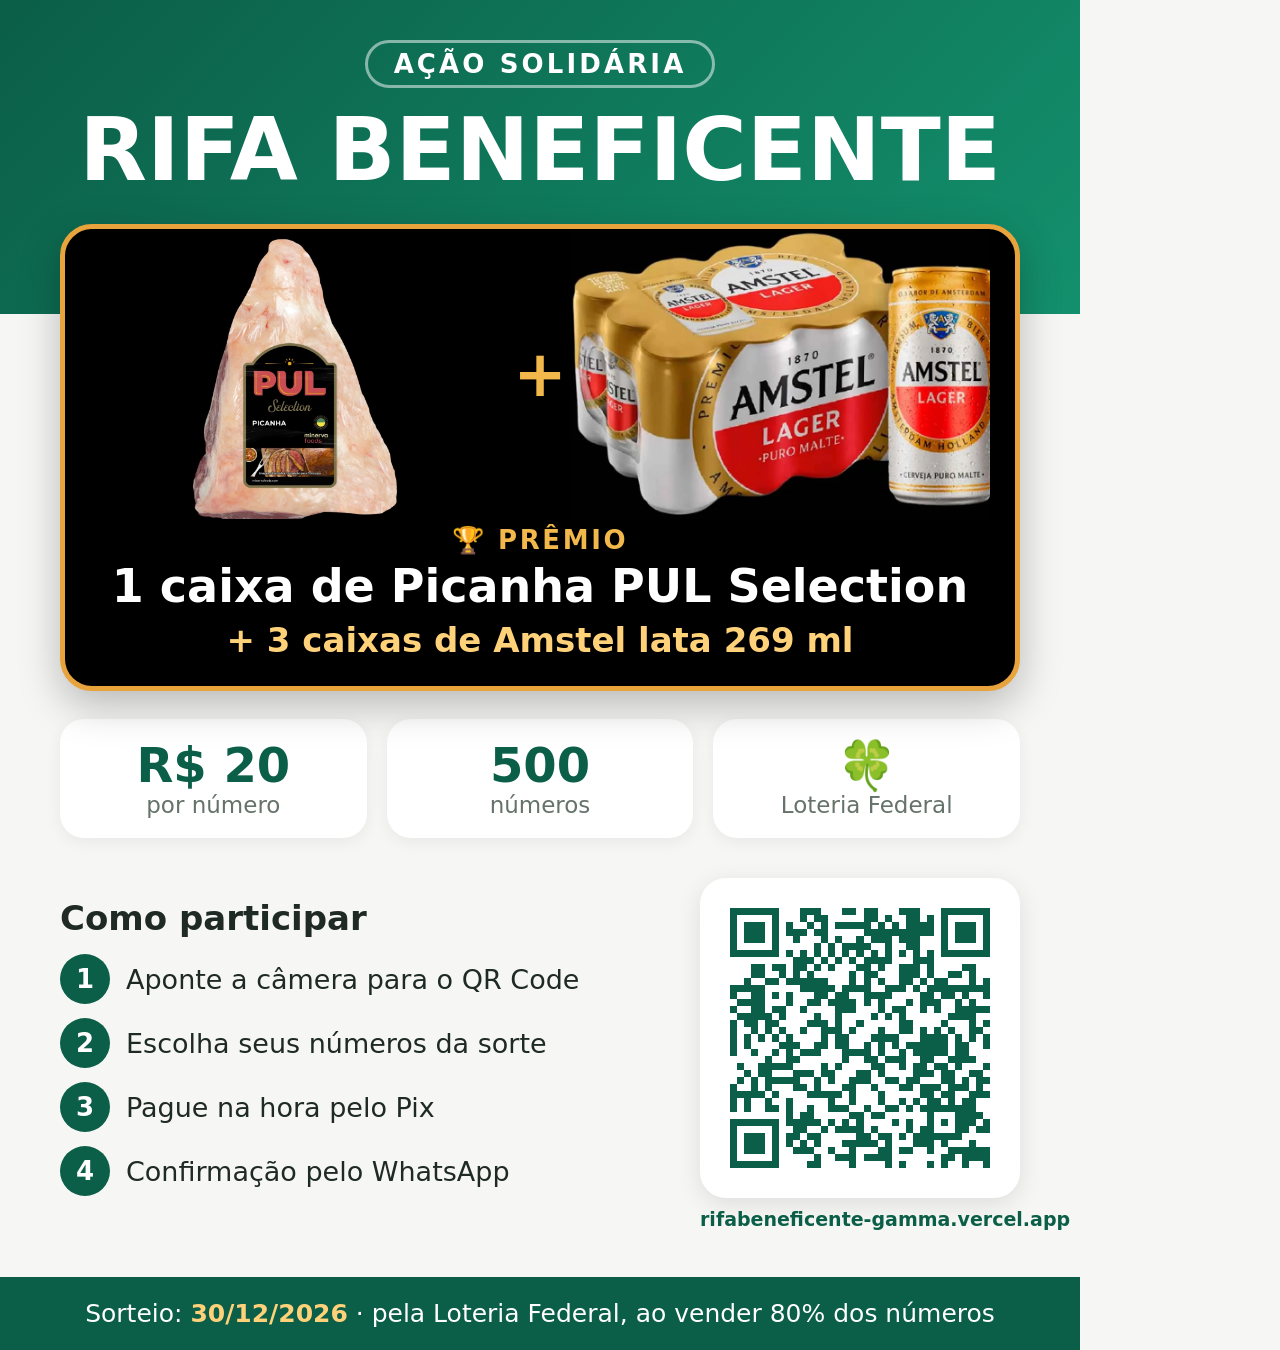
<file: divulgacao/panfleto.html>
<!doctype html>
<html lang="pt-BR">
<head>
<meta charset="utf-8">
<title>Panfleto da Rifa</title>
<script>
  // ===== EDITE AQUI =====
  const PANFLETO = {
    premio1: '1 caixa de Picanha PUL Selection',
    premio2: '+ 3 caixas de Amstel lata 269 ml',
    valor:   'R$ 20',
    numeros: '500',
    data:    '30/12/2026',
    link:    'rifabeneficente-gamma.vercel.app'
  };
</script>
<style>
  * { box-sizing: border-box; margin: 0; padding: 0; }
  html, body { width: 1080px; height: 1350px; }
  @page { size: 1080px 1350px; margin: 0; }
  body {
    font-family: "Segoe UI", system-ui, sans-serif;
    background: #f6f7f4; color: #1f2a24; overflow: hidden; position: relative;
    -webkit-print-color-adjust: exact; print-color-adjust: exact;
  }
  .topo {
    background: linear-gradient(135deg, #0b5e47 0%, #13906d 100%);
    color: #fff; text-align: center; padding: 40px 70px 120px;
  }
  .topo .tag {
    display: inline-block; border: 3px solid rgba(255,255,255,.5); border-radius: 999px;
    padding: 6px 26px; font-size: 26px; font-weight: 700; letter-spacing: .12em;
  }
  .topo h1 { font-size: 88px; line-height: 1; font-weight: 900; margin-top: 18px; }
  .topo p { font-size: 34px; line-height: 1.25; margin-top: 16px; opacity: .96; }

  .premio {
    margin: -90px 60px 0; position: relative;
    background: #000; color: #fff; border-radius: 32px; overflow: hidden;
    border: 5px solid #e8a33d; box-shadow: 0 14px 40px rgba(0,0,0,.25);
  }
  .premio .fotos { display: flex; align-items: center; justify-content: center; }
  .premio .foto { width: 420px; height: 290px; flex: none; position: relative; overflow: hidden; }
  .premio .foto img { position: absolute; }
  .premio .carne img { width: 600px; left: -95px; top: -58px; }
  .premio .cerveja img { width: 540px; left: -40px; top: -128px; }
  .premio .mais { font-size: 64px; font-weight: 800; color: #f2b84b; width: 60px; text-align: center; }
  .premio .txt { text-align: center; padding: 6px 30px 26px; }
  .premio small { font-size: 26px; font-weight: 700; color: #f2b84b; letter-spacing: .1em; }
  .premio b { display: block; font-size: 46px; line-height: 1.1; margin-top: 6px; }
  .premio span { display: block; font-size: 34px; line-height: 1.2; margin-top: 8px; color: #ffd27a; font-weight: 600; }

  .infos { display: flex; gap: 20px; margin: 28px 60px 0; }
  .info {
    flex: 1; background: #fff; border-radius: 24px; padding: 20px 12px; text-align: center;
    box-shadow: 0 4px 16px rgba(0,0,0,.06);
  }
  .info b { display: block; font-size: 48px; color: #0b5e47; line-height: 1.1; }
  .info span { font-size: 23px; color: #66736b; }

  .baixo { display: flex; gap: 32px; margin: 40px 60px 0; align-items: center; }
  .passos { flex: 1; }
  .passos h2 { font-size: 34px; margin-bottom: 16px; }
  .passo { display: flex; align-items: center; gap: 16px; font-size: 27px; margin-bottom: 14px; }
  .passo i {
    flex: none; width: 50px; height: 50px; border-radius: 50%; background: #0b5e47; color: #fff;
    font-style: normal; font-weight: 800; font-size: 26px; display: grid; place-items: center;
  }
  .qr { flex: none; width: 320px; text-align: center; }
  .qr .box { background: #fff; border-radius: 26px; padding: 16px; box-shadow: 0 6px 24px rgba(0,0,0,.1); }
  .qr img { width: 100%; display: block; }
  .qr p { font-size: 19px; font-weight: 700; color: #0b5e47; margin-top: 10px; white-space: nowrap; }

  .rodape {
    position: absolute; left: 0; right: 0; bottom: 0; background: #0b5e47; color: #fff;
    text-align: center; padding: 22px 40px; font-size: 25px;
  }
  .rodape b { color: #ffd27a; }
</style>
</head>
<body>
  <div class="topo">
    <div class="tag">AÇÃO SOLIDÁRIA</div>
    <h1>RIFA BENEFICENTE</h1>
  </div>

  <div class="premio">
    <div class="fotos">
      <div class="foto carne"><img src="premio-picanha.jpg" alt="Picanha PUL Selection"></div>
      <div class="mais">+</div>
      <div class="foto cerveja"><img src="premio-amstel.webp" alt="Amstel lata 269 ml"></div>
    </div>
    <div class="txt">
      <small>🏆 PRÊMIO</small>
      <b id="premio1"></b>
      <span id="premio2"></span>
    </div>
  </div>

  <div class="infos">
    <div class="info"><b id="valor"></b><span>por número</span></div>
    <div class="info"><b id="numeros"></b><span>números</span></div>
    <div class="info"><b>🍀</b><span>Loteria Federal</span></div>
  </div>

  <div class="baixo">
    <div class="passos">
      <h2>Como participar</h2>
      <div class="passo"><i>1</i>Aponte a câmera para o QR Code</div>
      <div class="passo"><i>2</i>Escolha seus números da sorte</div>
      <div class="passo"><i>3</i>Pague na hora pelo Pix</div>
      <div class="passo"><i>4</i>Confirmação pelo WhatsApp</div>
    </div>
    <div class="qr">
      <div class="box"><img src="qrcode-rifa.svg" alt="QR Code da rifa"></div>
      <p id="link"></p>
    </div>
  </div>

  <div class="rodape">
    Sorteio: <b id="data"></b> · pela Loteria Federal, ao vender 80% dos números
  </div>

<script>
  for (const [k, v] of Object.entries(PANFLETO)) {
    const el = document.getElementById(k);
    if (el) el.textContent = v;
  }
</script>
</body>
</html>
</file>
